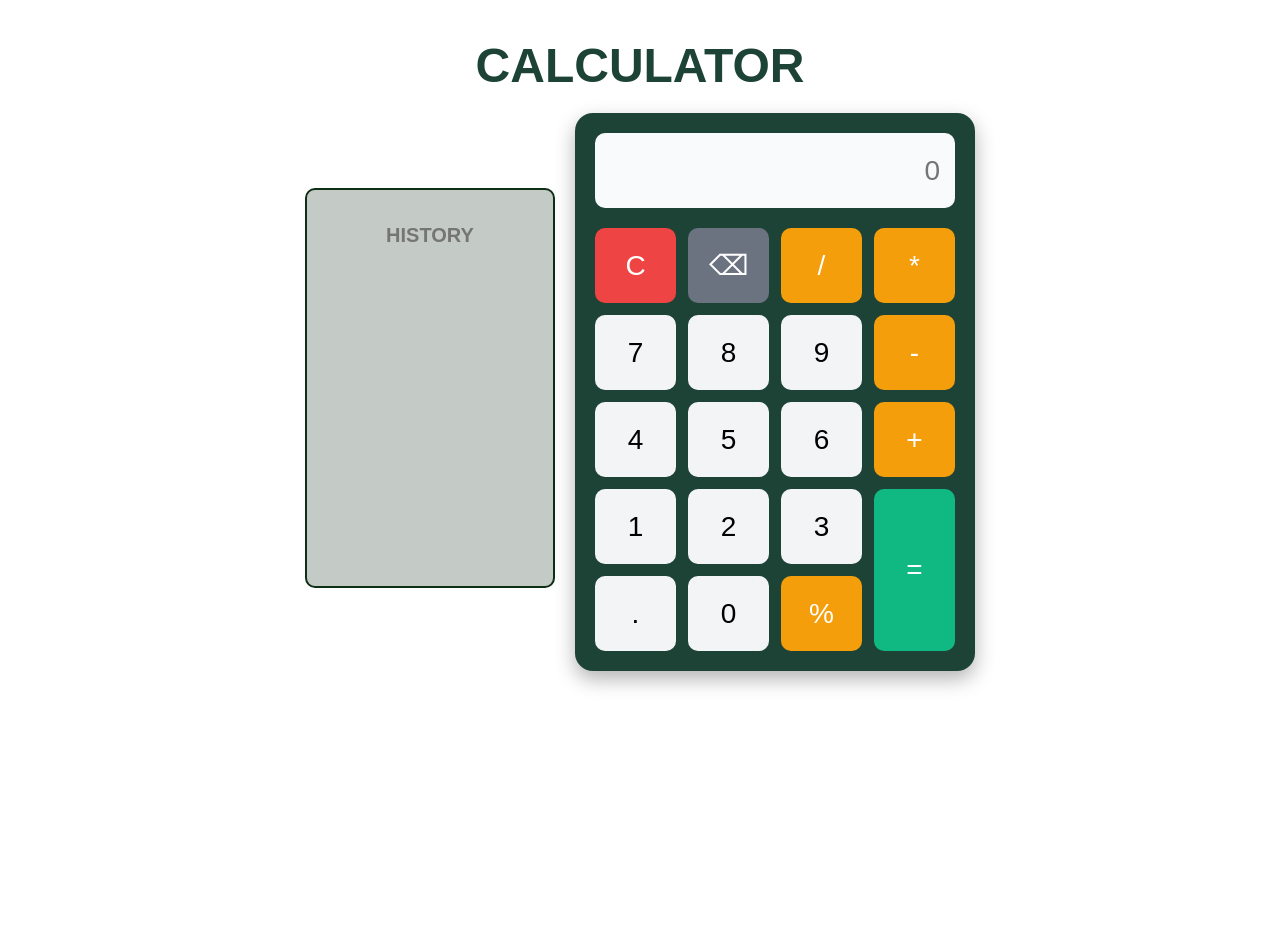
<file: WebDev-L2-Calculator/index.html>
<!DOCTYPE html>
<html lang="en">
<head>
    <meta charset="UTF-8">
    <meta name="viewport" content="width=device-width, initial-scale=1.0">
    <title>Calculator</title>
    <link rel="icon" href="https://www.freeiconspng.com/uploads/calculator-icon-1.png">

    <link rel="stylesheet" href="style.css">
</head>
<body>
    <h3>CALCULATOR</h3>
    <div class="main-container">
        <div>
            
        <!-- History will be displayed here -->
        <textarea id="historyDisplay" readonly placeholder="HISTORY"></textarea>
        </div>
        
        
        <div class="calculator">

        <input type="text" id="display" placeholder="0" readonly>

        <div class="buttons">

            <button id="clear">C</button>
            <button id="backspace">⌫</button>
            <button class="operator">/</button>
            <button class="operator">*</button>

            <button class="number">7</button>
            <button class="number">8</button>
            <button class="number">9</button>
            <button class="operator">-</button>

            <button class="number">4</button>
            <button class="number">5</button>
            <button class="number">6</button>
            <button class="operator">+</button>

            <button class="number">1</button>
            <button class="number">2</button>
            <button class="number">3</button>
            <button id="equals">=</button>

            <button class="number">.</button>
            <button class="number">0</button>
            <button class="operator" id="percentage">%</button> 

        </div>

    </div>
    </div>
    

    <script src="script.js"></script>

</body>
</html>
</file>
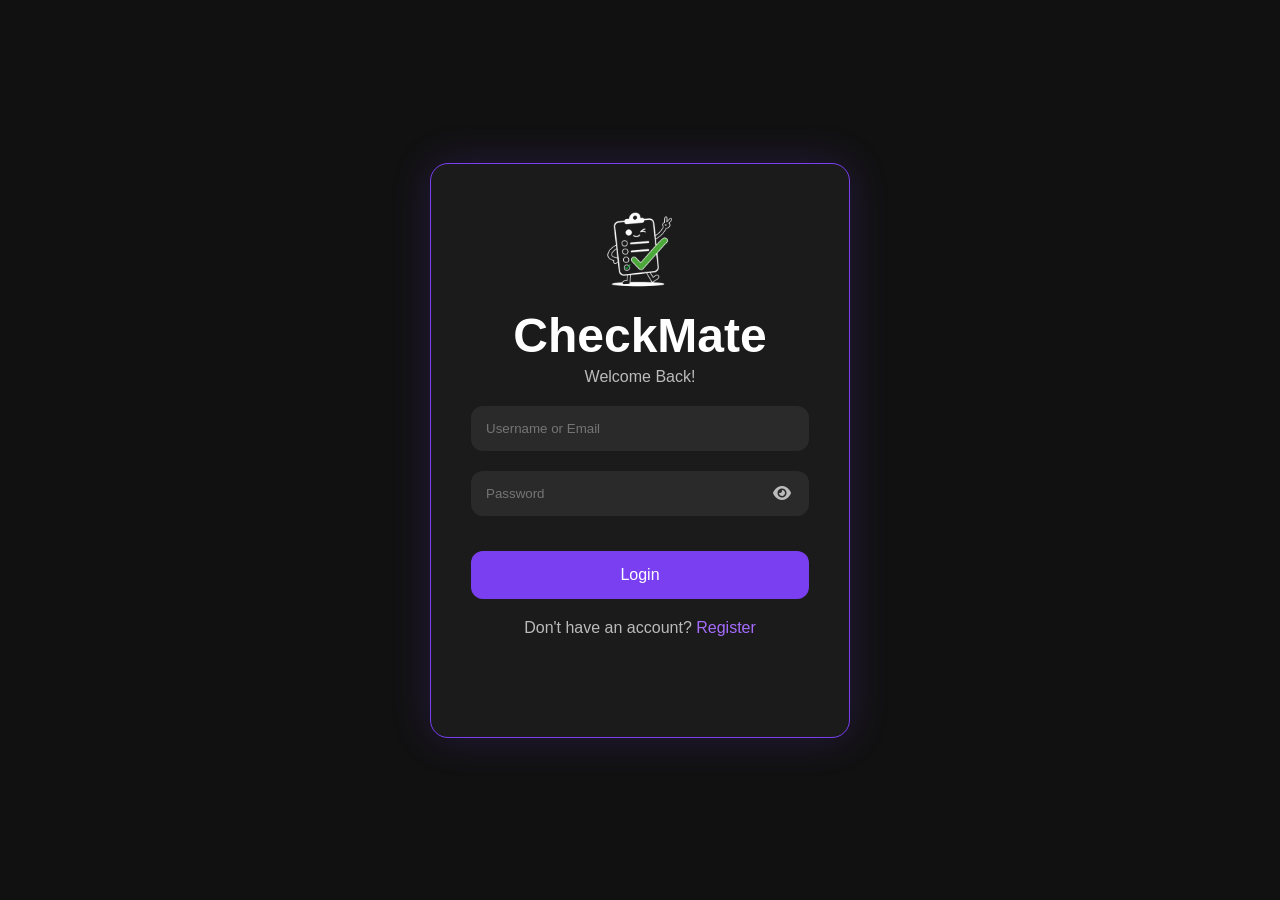
<file: WebDev-L2-LoginAuth/index.html>
<!-- THIS WILL BE THE DASHBOARD / PROTECTED PAGE - MAIN PAGE OF APP -->

<!DOCTYPE html>
<html lang="en">

<head>
    <meta charset="UTF-8">
    <meta name="viewport" content="width=device-width, initial-scale=1.0">

    <title>CheckMate | To-Do List</title>

    <!-- Google Font -->
    <link href="https://fonts.googleapis.com/css2?family=Allura&display=swap" rel="stylesheet">
    <!-- Font Awesome -->
    <link rel="stylesheet"
        href="https://cdnjs.cloudflare.com/ajax/libs/font-awesome/6.7.2/css/all.min.css">

    <!-- CSS -->
    <link rel="stylesheet" href="style.css">
</head>

<body>

    <!-- Navigation Bar -->

    <header>

        <nav class="navbar">

    <div class="logo">
        <img src="assets/logo.png" alt="CheckMate Logo">

        <div class="logo-text">
            <h2>CheckMate</h2>
            <p>Check your tasks • Checkmate your day •</p>
        </div>
    </div>

    <!-- Right Side -->
    <div class="user-section">

        <span id="welcomeUser">
            Welcome
        </span>

        <button id="logoutBtn">
            <i class="fa-solid fa-right-from-bracket"></i>
            Logout
        </button>

    </div>

</nav>

    </header>


    <main class="container">
        <section class="hero">
            <h1>What's your next move?</h1>
            <p>Every move brings you closer to checkmate.</p>
        </section>


        <!-- Input Section -->
        <section class="input-section">

            <div class="input-box">
                <input
                    type="text"
                    id="taskInput"
                    placeholder="Add a new task...">

                <button id="addBtn">
                    <i class="fa-solid fa-plus"></i>
                    Add Task
                </button>
            </div>

        </section>


        <!-- Progress Section -->
        <section class="progress-section">

            <div class="progress-card">

                <div class="progress-heading">
                    <h2>Overall Progress</h2>
                </div>


                <!-- Donut Chart -->
                <div class="progress-content">
                <div class="chart-container">

                    <div class="donut-chart">

                        <span id="progressPercent">
                            0%
                        </span>

                    </div>

                </div>


                <!-- Stats -->

                <div class="stats">

                    <div class="stat-box">

                        <h3 id="totalTasks">
                            0
                        </h3>

                        <p>Total</p>

                    </div>

                    <div class="stat-box">

                        <h3 id="pendingCount">
                            0
                        </h3>

                        <p>Pending</p>

                    </div>

                    <div class="stat-box">

                        <h3 id="completedCount">
                            0
                        </h3>

                        <p>Completed</p>

                    </div>

                </div>

                </div>
            </div>

        </section>



        <section class="task-board">

            <!-- Pending Tasks -->

            <div class="task-column">

                <div class="column-header">
                    <h2>
                        <i class="fa-regular fa-clock"></i>
                        Pending Tasks
                    </h2>

                    <span id="pendingBadge">
                        0 Pending
                    </span>

                </div>


                <!-- Empty State -->

                <div class="empty-state" id="pendingEmpty">
                    <img src="assets\logo.png" alt="Mascot">

                    <h3>Nothing pending!</h3>

                    <p>
                        You're all caught up.
                        Time to relax 🎉
                    </p>
                </div>


                <!-- tasks list -->
                <div
                    class="task-list"
                    id="pendingList">
                </div>
            </div>



            <!-- Completed Tasks -->

            <div class="task-column">

                <div class="column-header">
                    <h2>
                        <i class="fa-solid fa-circle-check"></i>
                        Completed Tasks
                    </h2>

                    <span id="completedBadge">
                        0 Completed
                    </span>
                </div>


                <!-- Empty State -->
                <div
                    class="empty-state"
                    id="completedEmpty">

                    <img
                        src="assets\incomplete.png"
                        alt="Mascot">

                    <h3>No completed tasks yet.</h3>

                    <p>
                        Finish a task to celebrate your
                        first CheckMate!
                    </p>
                </div>


                <!-- tasks list -->
                <div
                    class="task-list"
                    id="completedList">
                </div>
            </div>

        </section>



        <!-- Clear Workboard Section -->
        <section class="clear-section">

            <button id="clearBtn">
                <i class="fa-solid fa-trash"></i>
                Clear Workboard
            </button>

        </section>

    </main>



    <footer>
        <p>
           © 2026 CheckMate • Every checkmark is progress.
        </p>
    </footer>



    <!-- JavaScript -->

    <script src="auth.js"></script>
    <script src="hash.js"></script>
    <script src="script.js"></script>

</body>

</html>
</file>
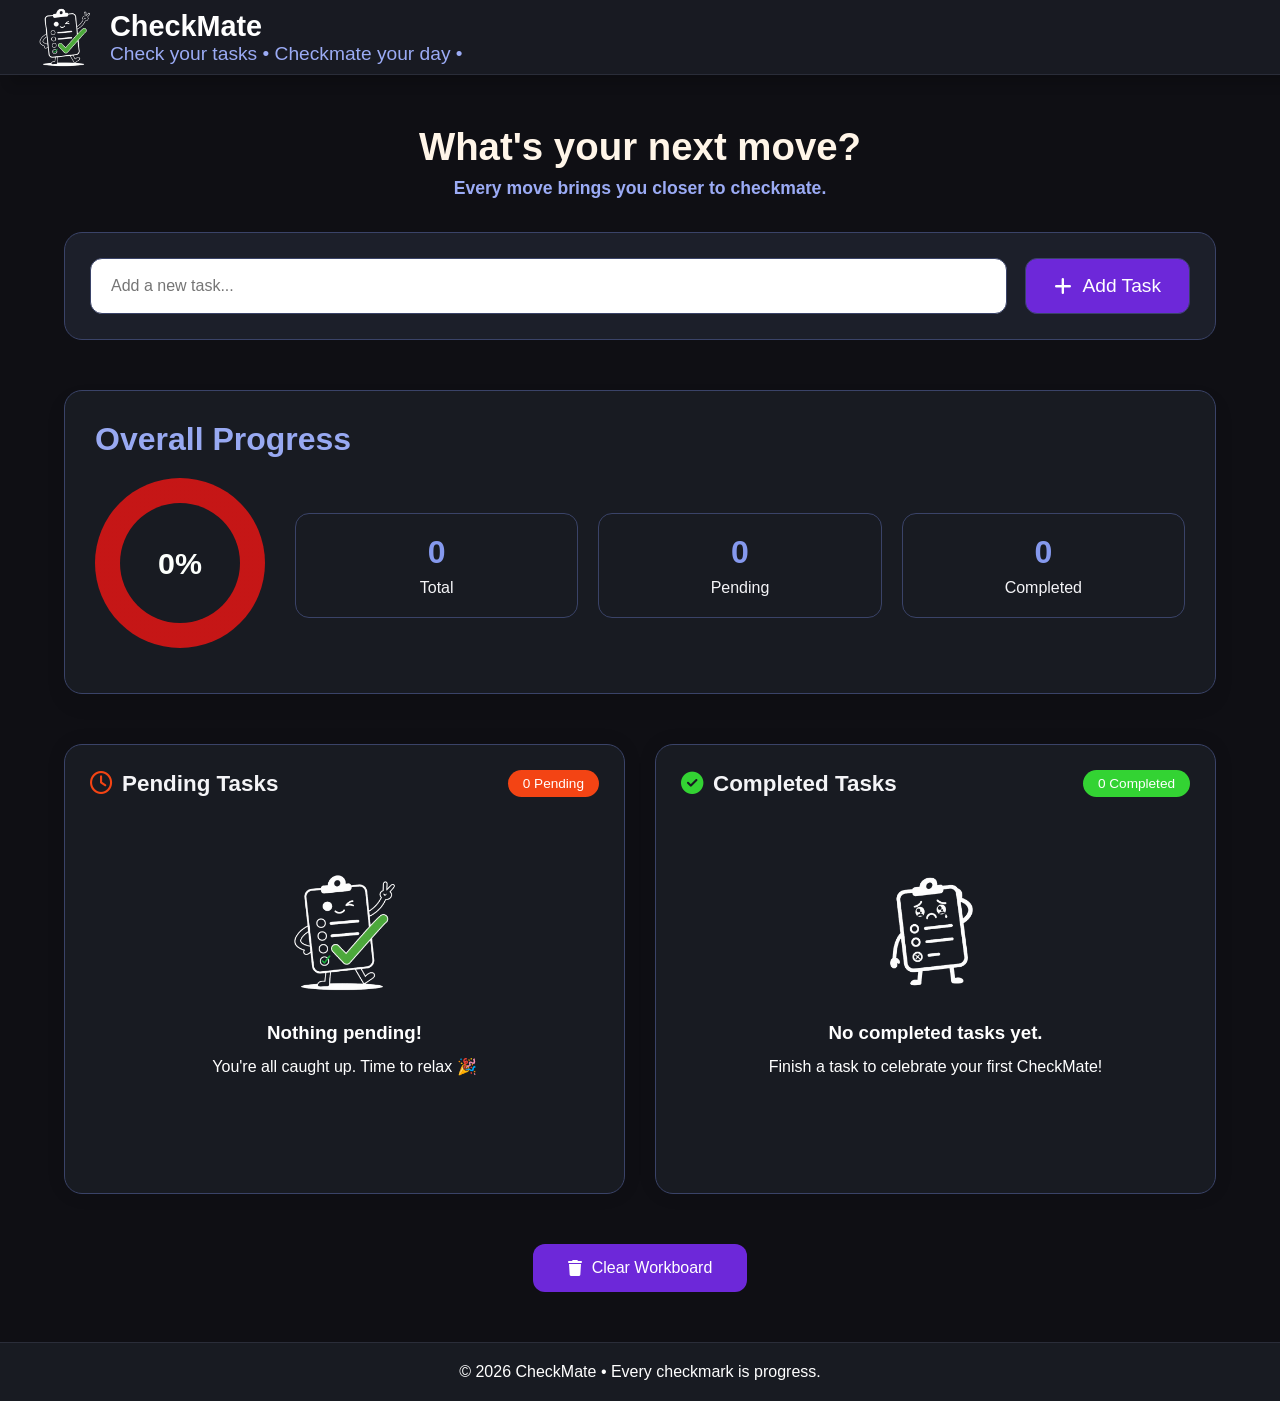
<file: WebDev-L2-ToDoList/index.html>
<!DOCTYPE html>
<html lang="en">

<head>
    <meta charset="UTF-8">
    <meta name="viewport" content="width=device-width, initial-scale=1.0">

    <title>CheckMate | To-Do List</title>

    <!-- Google Font -->
    <link href="https://fonts.googleapis.com/css2?family=Allura&display=swap" rel="stylesheet">
    <!-- Font Awesome -->
    <link rel="stylesheet"
        href="https://cdnjs.cloudflare.com/ajax/libs/font-awesome/6.7.2/css/all.min.css">

    <!-- CSS -->
    <link rel="stylesheet" href="style.css">
</head>

<body>

    <!-- Navigation Bar -->

    <header>

        <nav class="navbar">
            <div class="logo">
                <img src="assets\logo.png" alt="CheckMate Logo">

                <div class="logo-text">
                    <h2>CheckMate</h2>
                    <p>Check your tasks • Checkmate your day •</p>
                </div>

            </div>
        </nav>

    </header>


    <main class="container">
        <section class="hero">
            <h1>What's your next move?</h1>
            <p>Every move brings you closer to checkmate.</p>
        </section>


        <!-- Input Section -->
        <section class="input-section">

            <div class="input-box">
                <input
                    type="text"
                    id="taskInput"
                    placeholder="Add a new task...">

                <button id="addBtn">
                    <i class="fa-solid fa-plus"></i>
                    Add Task
                </button>
            </div>

        </section>


        <!-- Progress Section -->
        <section class="progress-section">

            <div class="progress-card">

                <div class="progress-heading">
                    <h2>Overall Progress</h2>
                </div>


                <!-- Donut Chart -->
                <div class="progress-content">
                <div class="chart-container">

                    <div class="donut-chart">

                        <span id="progressPercent">
                            0%
                        </span>

                    </div>

                </div>


                <!-- Stats -->

                <div class="stats">

                    <div class="stat-box">

                        <h3 id="totalTasks">
                            0
                        </h3>

                        <p>Total</p>

                    </div>

                    <div class="stat-box">

                        <h3 id="pendingCount">
                            0
                        </h3>

                        <p>Pending</p>

                    </div>

                    <div class="stat-box">

                        <h3 id="completedCount">
                            0
                        </h3>

                        <p>Completed</p>

                    </div>

                </div>

                </div>
            </div>

        </section>



        <section class="task-board">

            <!-- Pending Tasks -->

            <div class="task-column">

                <div class="column-header">
                    <h2>
                        <i class="fa-regular fa-clock"></i>
                        Pending Tasks
                    </h2>

                    <span id="pendingBadge">
                        0 Pending
                    </span>

                </div>


                <!-- Empty State -->

                <div class="empty-state" id="pendingEmpty">
                    <img src="assets\logo.png" alt="Mascot">

                    <h3>Nothing pending!</h3>

                    <p>
                        You're all caught up.
                        Time to relax 🎉
                    </p>
                </div>


                <!-- tasks list -->
                <div
                    class="task-list"
                    id="pendingList">
                </div>
            </div>



            <!-- Completed Tasks -->

            <div class="task-column">

                <div class="column-header">
                    <h2>
                        <i class="fa-solid fa-circle-check"></i>
                        Completed Tasks
                    </h2>

                    <span id="completedBadge">
                        0 Completed
                    </span>
                </div>


                <!-- Empty State -->
                <div
                    class="empty-state"
                    id="completedEmpty">

                    <img
                        src="assets\incomplete.png"
                        alt="Mascot">

                    <h3>No completed tasks yet.</h3>

                    <p>
                        Finish a task to celebrate your
                        first CheckMate!
                    </p>
                </div>


                <!-- tasks list -->
                <div
                    class="task-list"
                    id="completedList">
                </div>
            </div>

        </section>



        <!-- Clear Workboard Section -->
        <section class="clear-section">

            <button id="clearBtn">
                <i class="fa-solid fa-trash"></i>
                Clear Workboard
            </button>

        </section>

    </main>



    <footer>
        <p>
           © 2026 CheckMate • Every checkmark is progress.
        </p>
    </footer>



    <!-- JavaScript -->

    <script src="script.js"></script>

</body>

</html>
</file>
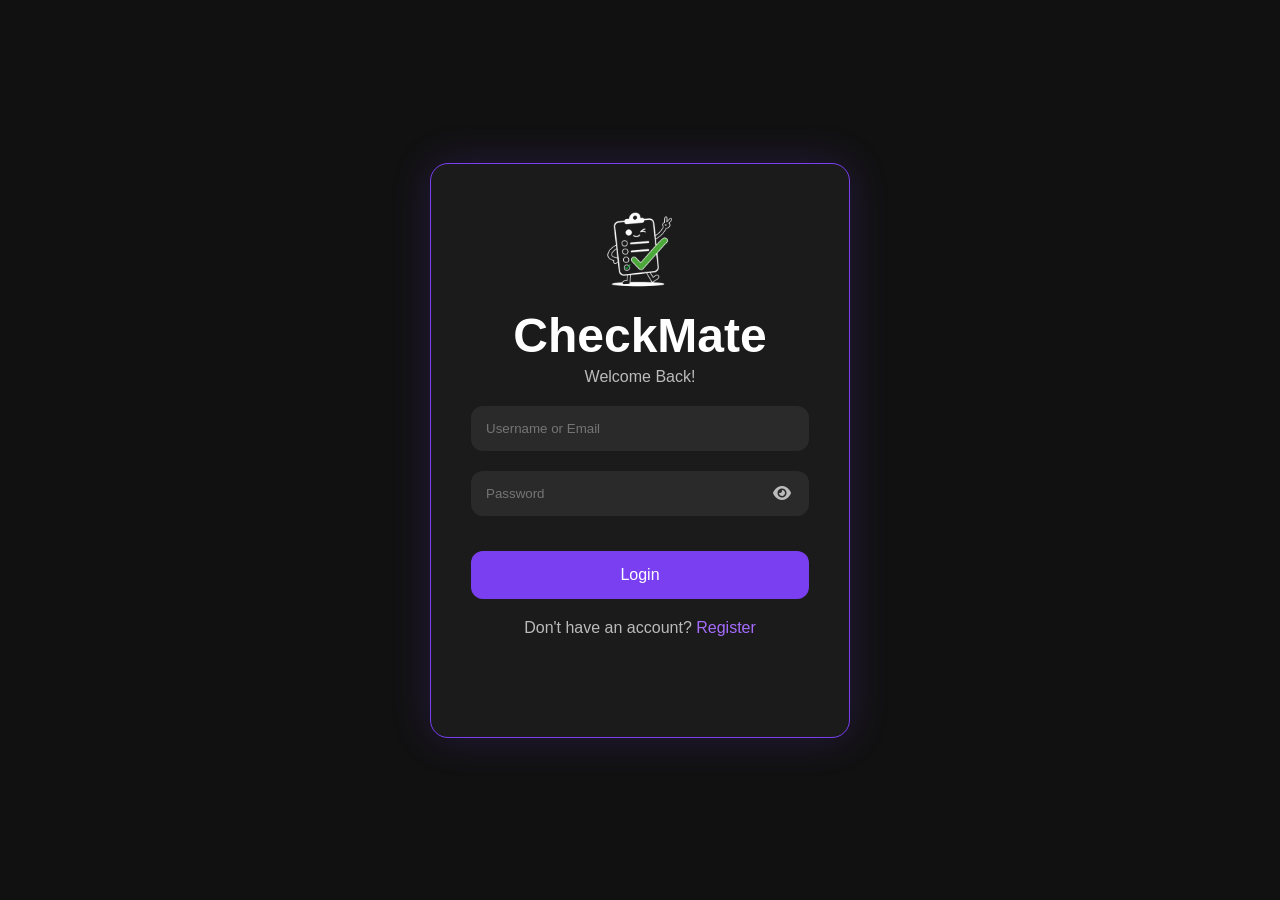
<file: WebDev-L2-LoginAuth/login.html>
<!-- WE NEED username/Email, Password, Remember Me, Login button, Don't have an account?, Register link -->

<!DOCTYPE html>
<html lang="en">

<head>
    <title>CheckMate | Login</title>
    
    <link rel="stylesheet"
        href="https://cdnjs.cloudflare.com/ajax/libs/font-awesome/6.7.2/css/all.min.css">

    <link rel="stylesheet" href="auth.css">
</head>

<body>

    <div class="auth-container">
        <div class="auth-card">
            <img src="assets/logo.png" alt="CheckMate Logo" class="logo">
            <h1>CheckMate</h1>
            <p>Welcome Back!</p>
            
            <form id="loginForm">
                
                <input
                    type="text"
                    id="loginInput"
                    placeholder="Username or Email">
                
                <div class="password-box">
                    <input
                        type="password"
                        id="password"
                        placeholder="Password">
                    <i class="fa-solid fa-eye togglePassword"></i>
                </div>

                <button type="submit">
                    Login
                </button>

            </form>

            <p class="bottom-text">
                Don't have an account?
                <a href="register.html">
                    Register
                </a>
            </p>

            <!-- Message -->
            <p id="message"></p>
        </div>
    </div>

    
    <script src="hash.js"></script>
    <script src="auth.js"></script>
    <script src="login.js"></script>
    <script src="password.js"></script>

</body>

</html>
</file>
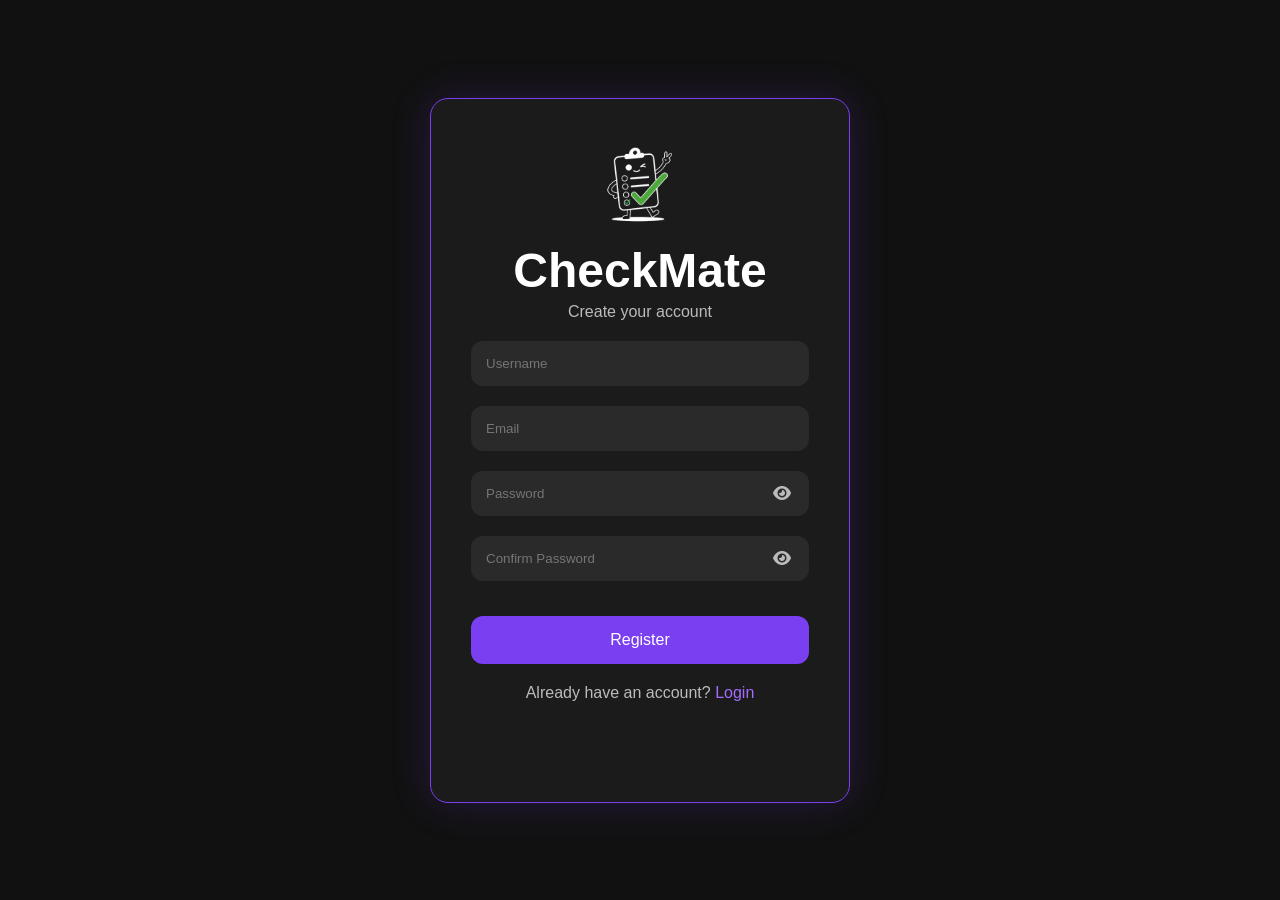
<file: WebDev-L2-LoginAuth/register.html>
<!-- WE NEED Username, Email, Password, Confirm Password, Register button, Already have an account?, login link-->

<!DOCTYPE html>
<html lang="en">

<head>
    <title>CheckMate | Register</title>

    <link rel="stylesheet"
        href="https://cdnjs.cloudflare.com/ajax/libs/font-awesome/6.7.2/css/all.min.css">

    <link rel="stylesheet" href="auth.css">
</head>
    
<body>
    <div class="auth-container">
        <div class="auth-card">
            <img src="assets/logo.png" class="logo">
            <h1>CheckMate</h1>
            <p>Create your account</p>
            <form id="registerForm">
                
                <input
                    type="text"
                    id="username"
                    placeholder="Username">
                
                <input
                    type="email"
                    id="email"
                    placeholder="Email">

                <div class="password-box">
                    <input
                        type="password"
                        id="password"
                        placeholder="Password">
                    <i class="fa-solid fa-eye togglePassword"></i>
                </div>

                <div class="password-box">
                    <input
                        type="password"
                        id="confirmPassword"
                        placeholder="Confirm Password">
                    <i class="fa-solid fa-eye togglePassword"></i>
                </div>

                <button type="submit">
                    Register
                </button>

            </form>

            <p class="bottom-text">
                Already have an account?
                <a href="login.html">
                    Login
                </a>
            </p>

            <p id="message"></p>
        </div>
    </div>

    <script src="hash.js"></script>
    <script src="auth.js"></script>
    <script src="register.js"></script>
    <script src="password.js"></script>

</body>

</html>
</file>
<file: WebDev-L2-Calculator/style.css>
* {
    margin: 0;
    padding: 0;
    box-sizing: border-box;
    font-family: Arial, Helvetica, sans-serif;
}

body {
    background-image: url('https://images.unsplash.com/photo-1610653216265-74079d187414?q=80&w=1171&auto=format&fit=crop&ixlib=rb-4.1.0&ixid=M3wxMjA3fDB8MHxwaG90by1wYWdlfHx8fGVufDB8fHx8fA%3D%3D');
    background-size: cover;
    background-position: center;
    background-repeat: no-repeat;
    height: 100vh;
}

h3 {
    text-align: center;
    margin-top: 3%;
    color: #1d4236;
    font-size: 3em;
    font-family:'Segoe UI', Tahoma, Geneva, Verdana, sans-serif;
    font-weight: bold;
    margin-bottom: 20px;
}
.main-container {
    display: flex;
    align-items: flex-start;
    justify-content: center;
    gap: 20px;
}

.calculator {
    background-color: #1d4236;
    padding: 20px;
    border-radius: 18px;
    width: 400px;
    box-shadow: 0px 8px 20px rgba(0, 0, 0, 0.3);
}

#display {
    width: 100%;
    height: 75px;
    margin-bottom: 20px;
    border: none;
    border-radius: 10px;
    padding: 15px;
    font-size: 28px;
    text-align: right;
    outline: none;
    background-color: #f8fafc;
}


.buttons {
    display: grid;
    grid-template-columns: repeat(4, 1fr);
    gap: 12px;
}

button {
    height: 75px;
    border: none;
    border-radius: 10px;
    font-size: 28px;
    cursor: pointer;
    transition: 0.2s;
}

button:hover {
    transform: scale(1.04);
}

button:active {
    transform: scale(0.96);
}

.number {
    background-color: #f3f4f6;
}
.number:hover {
    background-color: #c8ccd2;
}

.operator {
    background-color: #f59e0b;
    color: white;
}
.operator:hover {
    background-color: #d97706;
}

#clear {
    background-color: #ef4444;
    color: white;
}
#clear:hover {
    background-color: #b91c1c;
}

#backspace {
    background-color: #6b7280;
    color: white;
}
#backspace:hover {
    background-color: #4b5563;
}

#equals {
    background-color: #10b981;
    color: white;

    grid-row: span 2;
    height: 162px;
}
#equals:hover {
    background-color: #059669;
}


/* history box */
#historyDisplay {
    margin-top: 30%;
    width: 250px;
    height: 400px;
    background-color: #c4cbc6;
    border: 2px solid #0e2e15;
    border-radius: 10px;
    padding: 30px;
    font-size: 20px;
    resize: none;
    text-align: center;
    font-weight: bold;
    line-height: 1.5;
}

#historyDisplay::placeholder {
    text-align: center;
}


/*responsive design*/

@media (max-width: 1024px){

    h3{
        font-size:2.4rem;
    }

    .main-container{
        gap:15px;
        padding:20px;
    }

    .calculator{
        width:360px;
    }

    #historyDisplay{
        width:220px;
        height:360px;
        margin-top:25%;
        font-size:18px;
    }
}

@media (max-width: 768px){

    body{
        height:auto;
        padding:30px 15px;
    }

    h3{
        font-size:2rem;
        margin-top:20px;
    }

    .main-container{
        flex-direction:column-reverse;
        align-items:center;
        gap:20px;
    }

    .calculator{
        width:100%;
        max-width:400px;
    }

    #historyDisplay{
        width:100%;
        max-width:400px;
        height:180px;
        margin-top:0;
        padding:20px;
    }

    button{
        height:65px;
        font-size:24px;
    }

    #display{
        height:65px;
        font-size:24px;
    }

    #equals{
        height:142px;
    }
}

@media (max-width:480px){

    h3{
        font-size:1.6rem;
    }

    .calculator{
        padding:15px;
    }

    .buttons{
        gap:8px;
    }

    button{
        height:55px;
        font-size:20px;
    }

    #display{
        height:55px;
        font-size:20px;
    }

    #equals{
        height:118px;
    }

    #historyDisplay{
        height:150px;
        font-size:16px;
        padding:15px;
    }
}
</file>
<file: WebDev-L2-LoginAuth/style.css>
*{
    margin:0;
    padding:0;
    box-sizing:border-box;
}

html{
    scroll-behavior:smooth;
}

body{
    font-family:Verdana, Geneva, Tahoma, sans-serif;
    background:#0F0F14;
}


.container{
    width:90%;
    max-width:1200px;
    margin:auto;
}


header{
    background:#181A22;
    box-shadow:10px 10px 10px rgba(0,0,0,0.15);
    border-bottom:1px solid #2A2D39;    
    position:sticky;
    top:0;
    z-index:100;
}


.navbar{
    width:100%;
    display:flex;
    justify-content: space-between;
    align-items: center;
    padding:10px 40px;
    box-sizing: border-box;
    color:white;
}

.user-section{
    display: flex;
    align-items: center;
    font-size:1.3em;
    gap:15px;
    margin-left:auto;
}

#logoutBtn{
    background:transparent;
    border:none;
    color: #9babf5;
    font-size:1em;
}

.logo{
    display:flex;
    align-items:center;
}


.logo img{
    width:70px;
    height:70px;
    object-fit:contain;
    margin-right:10px;
}


.logo-text p{
    font-weight:300;
    color:#9babf5;
    font-size:1.2rem;
}


.hero{
    text-align:center;
    margin-top:50px;
}


.hero h1{
    color:#FFF5E8;
    font-size:2.4rem;
    margin-bottom:5px;
    font-family:Verdana, Geneva, Tahoma, sans-serif;
}


.hero p{
    color:#9babf5;
    font-size:1.1rem;
    font-weight:600;
    max-width:650px;
    margin:auto;
    line-height:1.6;
    font-family:Verdana, Geneva, Tahoma, sans-serif;
}


.input-section{
    margin-top:30px;
    margin-bottom:50px;
}


.input-box{
    padding:25px;
    display:flex;
    gap:18px;
    background:#1c1f2a;
    border: 0.08em solid #3a4368;
    border-radius:18px;
}


.input-box input{
    display:flex;
    flex:1;
    padding:16px 20px;
    border: 0.08em solid #3a4368;
    border-radius:12px;
    font-size:1rem;
    outline:none;
    transition:.3s;
}

.input-box input:focus{
    border-color:#8599ee;
}

.input-box button{
    background: #6D28D9;
    color:white;
    border: 0.08em solid #3a4368;
    border-radius:12px;
    padding:16px 28px;
    font-size:1.2rem;
    cursor:pointer;
    display:flex;
    align-items:center;
    gap:10px;
    transition:.3s;
}


.input-box button:hover{
    background:fixed rgb(112, 33, 168);
    transform:translateY(-2px);
}

.progress-section{
    margin-bottom:50px;
}

.progress-card{
    border: 0.08em solid #3a4368;
    background:#181b22;
    border-radius:18px;
    box-shadow: 0 10px 20px rgba(0,0,0,.08);
    padding:30px;
    padding-bottom:10px;
}

.progress-heading h2{
    color:#98a9f2;
    text-align:left;
    margin-bottom:15px;
    font-size:2rem;
    font-family:Verdana, Geneva, Tahoma, sans-serif;
}


/* Donut Chart*/

.chart-container{
    justify-content:center;
    margin-bottom:35px;
}

.donut-chart{
    width:170px;
    height:170px;
    border-radius:50%;
    background:conic-gradient(
        rgb(20, 192, 40) 0% var(--progress), 
        hsl(0, 80%, 43%) var(--progress) 100%
    );
    display: flex;
    justify-content:center;
    align-items:center;
    position:relative;
    margin-right:10px;
}

.donut-chart::before{
    content:"";
    width:120px;
    height:120px;
    border-radius:50%;
    background:#181b22;
    position:absolute;
}

#progressPercent{
    position:relative;
    font-size:1.9rem;
    font-weight:600;
    color:rgb(252, 255, 252);
}

.progress-content {
    display: flex;
    justify-content: center;
    align-items: center;
    gap: 20px;
    margin-top: 20px;
}


/* Stats */

.stats{
    display:flex;
    gap:20px;
    flex: 1;
}

.stat-box{
    flex:1;
    background:#181b22;
    border: 0.08em solid #3a4368;
    border-radius:14px;
    text-align:center;
    padding:20px;
    transition:.3s;
    margin-bottom:30px;
}

.stat-box:hover{
    transform:translateY(-5px);
    border-color:#8599ee;

}

.stat-box h3{
    font-size:2rem;
    color:#8599ee;
    margin-bottom:8px;
}

.stat-box p{
    color:#f4f4f7;
}


/* Task Lists */

.task-board{
    display:grid;
    grid-template-columns:1fr 1fr;
    gap:30px;
    margin-bottom:45px;
}



.task-column{
    background:#181b22;
    border-radius:18px;
    box-shadow:0 0 20px rgba(0,0,0,.08);
    border: 0.08em solid #3a4368;
    padding:25px;
    min-height:450px;
}


.column-header{
    display:flex;
    justify-content:space-between;
    align-items:center;
    margin-bottom:25px;
}

.column-header h2{
    color:#f4f4f7;
    display:flex;
    align-items:center;
    gap:10px;
    font-size:1.4rem;
}

.column-header .fa-regular.fa-clock{
    color:rgb(243, 68, 20);
}

.column-header .fa-solid.fa-solid.fa-circle-check{
    color:rgb(51, 211, 51);
}
.column-header #pendingBadge{
    background:rgb(243, 68, 20);
    color:white;
    padding:6px 15px;
    border-radius:30px;
    font-size:.85rem;
}

.column-header #completedBadge{
    background:rgb(51, 211, 51);
    color:white;
    padding:6px 15px;
    border-radius:30px;
    font-size:.85rem;
}


.task-list{
    display:flex;
    flex-direction:column;
    gap:18px;
}


.task-card{
    display:flex;
    align-items:center;
    justify-content:space-between;
    background:hsl(0, 25%, 98%);
    border-radius:14px;
    padding-top:5px;
    padding-bottom:5px;
    padding-left:15px;
    transition:.3s;
}
.pending{
    border-left:5px solid rgb(243, 68, 20);
}
.completed{
    border-left:5px solid rgb(41, 173, 41);
}
.task-card:hover{
    transform:translateY(-3px);
    box-shadow:0 10px 20px rgba(0,0,0,.08);
}

.task-card h3{
    font-size:1rem;
    margin-bottom:10px;
    word-break:break-word;
}

.task-card p{
    flex:1;
    min-width:0;
    font-size:.85rem;
    color:rgb(0, 0, 0);
    word-break:break-word;
    margin-bottom:15px;
}

.task-info {
    display: flex;
    flex-direction: column;
}


.task-actions{
    display:flex;
    gap:10px;
    padding-right:15px;
    padding-top:5px;
    padding-bottom:5px;
    
}


.empty-state{
    display:flex;
    flex-direction:column;
    align-items:center;
    justify-content:center;
    text-align:center;
    padding:40px 20px;
    color:white;
}

.empty-state img{
    width:140px;
    margin-bottom:20px;
}

.empty-state h3{
    margin-bottom:10px;
}

.empty-state p{
    line-height:1.6;
}


.task-actions{
    display:flex;
    justify-content:flex-end;
    gap:5px;
}

.task-actions button{
    width:38px;
    height:38px;
    border:none;
    border-radius:10px;
    cursor:pointer;
    transition:.3s;
    color:white;
    font-size:.9rem;
}


.complete-btn{
    background: transparent;
    border:none;
}

.complete-btn i{
    background:transparent;
    color:#dc2626;
    font-size:1.2rem;
}

.complete-btn:hover i{
    color:rgb(14, 151, 14);
}

.edit-btn{
    background:transparent;
    border: none;
}

.edit-btn i{
    background:transparent;
    color:#dc2626;
}

.edit-btn:hover i{
    color:#a31717;
}


.delete-btn{
    background:transparent;
    border:none;
}

.delete-btn i{
    background:transparent;
    color:#dc2626;
}

.delete-btn:hover i{
    color:#a31717;
}


.undo-btn{
    background:transparent;
    border:none;
}

.undo-btn i{
    background:transparent;
    color:rgb(14, 151, 14);
    font-size:1.1rem;
    font-weight:600;
}
.undo-btn:hover i{
    color:#a31717;
}


.task-actions button:hover{
    transform:scale(1.08);
}


.clear-section{
    display:flex;
    justify-content:center;
    margin:50px 0;
}

#clearBtn{
    background:#6D28D9;
    color:white;
    border:none;
    padding:15px 35px;
    border-radius:12px;
    font-size:1rem;
    cursor:pointer;
    display:flex;
    align-items:center;
    gap:10px;
    transition:.3s;
}

#clearBtn:hover{
    background:#5a21b6;
    transform:translateY(-3px);
}


footer{
    background:#181b22;
    text-align:center;
    padding:20px;
    color:white;
    border-top:1px solid #2A2D39;
}



.task-card{
    animation:fadeIn .35s ease;
}


@keyframes fadeIn{

    from{
        opacity:0;
        transform:translateY(15px);
    }

    to{
        opacity:1;
        transform:translateY(0);
    }

}

button{
    transition:.3s;
}

button:active{
    transform:scale(.95);
}


/* Responsive Design */

@media(max-width:900px){

    .task-board{
        grid-template-columns:1fr;
    }

    .stats{
        grid-template-columns:1fr;
    }

}

@media(max-width:650px){

    .hero h1{
        font-size:2rem;
    }

    .hero p{
        font-size:.95rem;
    }

    .input-box{
        flex-direction:column;
    }

    .input-box button{
        width:100%;
        justify-content:center;
    }

    .logo img{
        width:45px;
        height:45px;
    }

    .logo-text h2{
        font-size:1.4rem;
    }

    .logo-text p{
        font-size:.8rem;
    }

    .donut-chart{
        width:140px;
        height:140px;
    }

    .donut-chart::before{
        width:95px;
        height:95px;
    }

}
</file>
<file: WebDev-L2-ToDoList/style.css>
*{
    margin:0;
    padding:0;
    box-sizing:border-box;
}

html{
    scroll-behavior:smooth;
}

body{
    font-family:Verdana, Geneva, Tahoma, sans-serif;
    background:#0F0F14;
}


.container{
    width:90%;
    max-width:1200px;
    margin:auto;
}


header{
    background:#181A22;
    box-shadow:10px 10px 10px rgba(0,0,0,0.15);
    border-bottom:1px solid #2A2D39;    
    position:sticky;
    top:0;
    z-index:100;
}


.navbar{
    width:90%;
    max-width:1200px;
    display:flex;
    justify-content:space-between;
    align-items:center;
    padding:2px 0px;
    margin-left:30px;
    color:#FFFFFF;
    font-size:1.2rem;
}


.logo{
    display:flex;
    align-items:center;
}


.logo img{
    width:70px;
    height:70px;
    object-fit:contain;
    margin-right:10px;
}


.logo-text p{
    font-weight:300;
    color:#9babf5;
    font-size:1.2rem;
}


.hero{
    text-align:center;
    margin-top:50px;
}


.hero h1{
    color:#FFF5E8;
    font-size:2.4rem;
    margin-bottom:5px;
    font-family:Verdana, Geneva, Tahoma, sans-serif;
}


.hero p{
    color:#9babf5;
    font-size:1.1rem;
    font-weight:600;
    max-width:650px;
    margin:auto;
    line-height:1.6;
    font-family:Verdana, Geneva, Tahoma, sans-serif;
}


.input-section{
    margin-top:30px;
    margin-bottom:50px;
}


.input-box{
    padding:25px;
    display:flex;
    gap:18px;
    background:#1c1f2a;
    border: 0.08em solid #3a4368;
    border-radius:18px;
}


.input-box input{
    display:flex;
    flex:1;
    padding:16px 20px;
    border: 0.08em solid #3a4368;
    border-radius:12px;
    font-size:1rem;
    outline:none;
    transition:.3s;
}

.input-box input:focus{
    border-color:#8599ee;
}

.input-box button{
    background: #6D28D9;
    color:white;
    border: 0.08em solid #3a4368;
    border-radius:12px;
    padding:16px 28px;
    font-size:1.2rem;
    cursor:pointer;
    display:flex;
    align-items:center;
    gap:10px;
    transition:.3s;
}


.input-box button:hover{
    background:fixed rgb(112, 33, 168);
    transform:translateY(-2px);
}

.progress-section{
    margin-bottom:50px;
}

.progress-card{
    border: 0.08em solid #3a4368;
    background:#181b22;
    border-radius:18px;
    box-shadow: 0 10px 20px rgba(0,0,0,.08);
    padding:30px;
    padding-bottom:10px;
}

.progress-heading h2{
    color:#98a9f2;
    text-align:left;
    margin-bottom:15px;
    font-size:2rem;
    font-family:Verdana, Geneva, Tahoma, sans-serif;
}


/* Donut Chart*/

.chart-container{
    justify-content:center;
    margin-bottom:35px;
}

.donut-chart{
    width:170px;
    height:170px;
    border-radius:50%;
    background:conic-gradient(
        rgb(20, 192, 40) 0% var(--progress), 
        hsl(0, 80%, 43%) var(--progress) 100%
    );
    display: flex;
    justify-content:center;
    align-items:center;
    position:relative;
    margin-right:10px;
}

.donut-chart::before{
    content:"";
    width:120px;
    height:120px;
    border-radius:50%;
    background:#181b22;
    position:absolute;
}

#progressPercent{
    position:relative;
    font-size:1.9rem;
    font-weight:600;
    color:rgb(252, 255, 252);
}

.progress-content {
    display: flex;
    justify-content: center;
    align-items: center;
    gap: 20px;
    margin-top: 20px;
}


/* Stats */

.stats{
    display:flex;
    gap:20px;
    flex: 1;
}

.stat-box{
    flex:1;
    background:#181b22;
    border: 0.08em solid #3a4368;
    border-radius:14px;
    text-align:center;
    padding:20px;
    transition:.3s;
    margin-bottom:30px;
}

.stat-box:hover{
    transform:translateY(-5px);
    border-color:#8599ee;

}

.stat-box h3{
    font-size:2rem;
    color:#8599ee;
    margin-bottom:8px;
}

.stat-box p{
    color:#f4f4f7;
}


/* Task Lists */

.task-board{
    display:grid;
    grid-template-columns:1fr 1fr;
    gap:30px;
    margin-bottom:45px;
}



.task-column{
    background:#181b22;
    border-radius:18px;
    box-shadow:0 0 20px rgba(0,0,0,.08);
    border: 0.08em solid #3a4368;
    padding:25px;
    min-height:450px;
}


.column-header{
    display:flex;
    justify-content:space-between;
    align-items:center;
    margin-bottom:25px;
}

.column-header h2{
    color:#f4f4f7;
    display:flex;
    align-items:center;
    gap:10px;
    font-size:1.4rem;
}

.column-header .fa-regular.fa-clock{
    color:rgb(243, 68, 20);
}

.column-header .fa-solid.fa-solid.fa-circle-check{
    color:rgb(51, 211, 51);
}
.column-header #pendingBadge{
    background:rgb(243, 68, 20);
    color:white;
    padding:6px 15px;
    border-radius:30px;
    font-size:.85rem;
}

.column-header #completedBadge{
    background:rgb(51, 211, 51);
    color:white;
    padding:6px 15px;
    border-radius:30px;
    font-size:.85rem;
}


.task-list{
    display:flex;
    flex-direction:column;
    gap:18px;
}


.task-card{
    display:flex;
    align-items:center;
    justify-content:space-between;
    background:hsl(0, 25%, 98%);
    border-radius:14px;
    padding-top:5px;
    padding-bottom:5px;
    padding-left:15px;
    transition:.3s;
}
.pending{
    border-left:5px solid rgb(243, 68, 20);
}
.completed{
    border-left:5px solid rgb(41, 173, 41);
}
.task-card:hover{
    transform:translateY(-3px);
    box-shadow:0 10px 20px rgba(0,0,0,.08);
}

.task-card h3{
    font-size:1rem;
    margin-bottom:10px;
    word-break:break-word;
}

.task-card p{
    flex:1;
    min-width:0;
    font-size:.85rem;
    color:rgb(0, 0, 0);
    word-break:break-word;
    margin-bottom:15px;
}

.task-info {
    display: flex;
    flex-direction: column;
}


.task-actions{
    display:flex;
    gap:10px;
    padding-right:15px;
    padding-top:5px;
    padding-bottom:5px;
    
}


.empty-state{
    display:flex;
    flex-direction:column;
    align-items:center;
    justify-content:center;
    text-align:center;
    padding:40px 20px;
    color:white;
}

.empty-state img{
    width:140px;
    margin-bottom:20px;
}

.empty-state h3{
    margin-bottom:10px;
}

.empty-state p{
    line-height:1.6;
}


.task-actions{
    display:flex;
    justify-content:flex-end;
    gap:5px;
}

.task-actions button{
    width:38px;
    height:38px;
    border:none;
    border-radius:10px;
    cursor:pointer;
    transition:.3s;
    color:white;
    font-size:.9rem;
}


.complete-btn{
    background: transparent;
    border:none;
}

.complete-btn i{
    background:transparent;
    color:#dc2626;
    font-size:1.2rem;
}

.complete-btn:hover i{
    color:rgb(14, 151, 14);
}

.edit-btn{
    background:transparent;
    border: none;
}

.edit-btn i{
    background:transparent;
    color:#dc2626;
}

.edit-btn:hover i{
    color:#a31717;
}


.delete-btn{
    background:transparent;
    border:none;
}

.delete-btn i{
    background:transparent;
    color:#dc2626;
}

.delete-btn:hover i{
    color:#a31717;
}


.undo-btn{
    background:transparent;
    border:none;
}

.undo-btn i{
    background:transparent;
    color:rgb(14, 151, 14);
    font-size:1.1rem;
    font-weight:600;
}
.undo-btn:hover i{
    color:#a31717;
}


.task-actions button:hover{
    transform:scale(1.08);
}


.clear-section{
    display:flex;
    justify-content:center;
    margin:50px 0;
}

#clearBtn{
    background:#6D28D9;
    color:white;
    border:none;
    padding:15px 35px;
    border-radius:12px;
    font-size:1rem;
    cursor:pointer;
    display:flex;
    align-items:center;
    gap:10px;
    transition:.3s;
}

#clearBtn:hover{
    background:#5a21b6;
    transform:translateY(-3px);
}


footer{
    background:#181b22;
    text-align:center;
    padding:20px;
    color:white;
    border-top:1px solid #2A2D39;
}



.task-card{
    animation:fadeIn .35s ease;
}


@keyframes fadeIn{

    from{
        opacity:0;
        transform:translateY(15px);
    }

    to{
        opacity:1;
        transform:translateY(0);
    }

}

button{
    transition:.3s;
}

button:active{
    transform:scale(.95);
}


/* Responsive Design */

@media(max-width:900px){

    .task-board{
        grid-template-columns:1fr;
    }

    .stats{
        grid-template-columns:1fr;
    }

}

@media(max-width:650px){

    .hero h1{
        font-size:2rem;
    }

    .hero p{
        font-size:.95rem;
    }

    .input-box{
        flex-direction:column;
    }

    .input-box button{
        width:100%;
        justify-content:center;
    }

    .logo img{
        width:45px;
        height:45px;
    }

    .logo-text h2{
        font-size:1.4rem;
    }

    .logo-text p{
        font-size:.8rem;
    }

    .donut-chart{
        width:140px;
        height:140px;
    }

    .donut-chart::before{
        width:95px;
        height:95px;
    }

}
</file>
<file: WebDev-L2-LoginAuth/auth.css>
/* ONLY FOR AUTHENTICATION PURPOSES */
*{
    margin:0;
    padding:0;
    box-sizing:border-box;
}

body{
    font-family: verdana, Geneva, Tahoma, sans-serif;
    background:#111;
    display:flex;
    justify-content:center;
    align-items:center;
    height:100vh;
}

.auth-card{
    width:420px;
    background:#1b1b1b;
    border-radius:18px;
    padding:40px;
    text-align:center;
    border:1px solid #7b3ff2;
    box-shadow:0 0 40px rgba(123,63,242,.2);
}

.logo{
    width:90px;
    margin-bottom:10px;
}

.auth-card h1{
    color:white;
    font-size:48px;
    margin-bottom: 5px;
}

.auth-card p{
    color:#bbb;
    margin-bottom:20px;
}

input{
    width:100%;
    padding:15px;
    border-radius:12px;
    border:none;
    background:#2a2a2a;
    color:white;
}

input:focus{
    outline:2px solid #7b3ff2;
}

form{
    display: flex;
    flex-direction: column;
    gap:20px;
}

.password-box{
    position:relative;
    width:100%;
}

.password-box input{
    width:100%;
    padding-right:45px;
}

.togglePassword{
    position:absolute;
    right:18px;
    top:50%;
    transform:translateY(-50%);
    color:#bbb;
    cursor:pointer;
}

.togglePassword:hover{
    color:#a56cff;
}

button{
    width:100%;
    margin-top:15px;
    padding:15px;
    border:none;
    border-radius:12px;
    background:#7b3ff2;
    color:white;
    font-size:16px;
    cursor:pointer;
}

button:hover{
    background:#8f58ff;
}

.bottom-text{
    margin-top:20px;
}

.bottom-text a{
    color:#a56cff;
    text-decoration:none;
}

#message{
    margin-top:15px;
    min-height:20px;
    font-size: 17px;
    font-weight:600;
    color:rgb(218, 29, 29);
}
</file>
